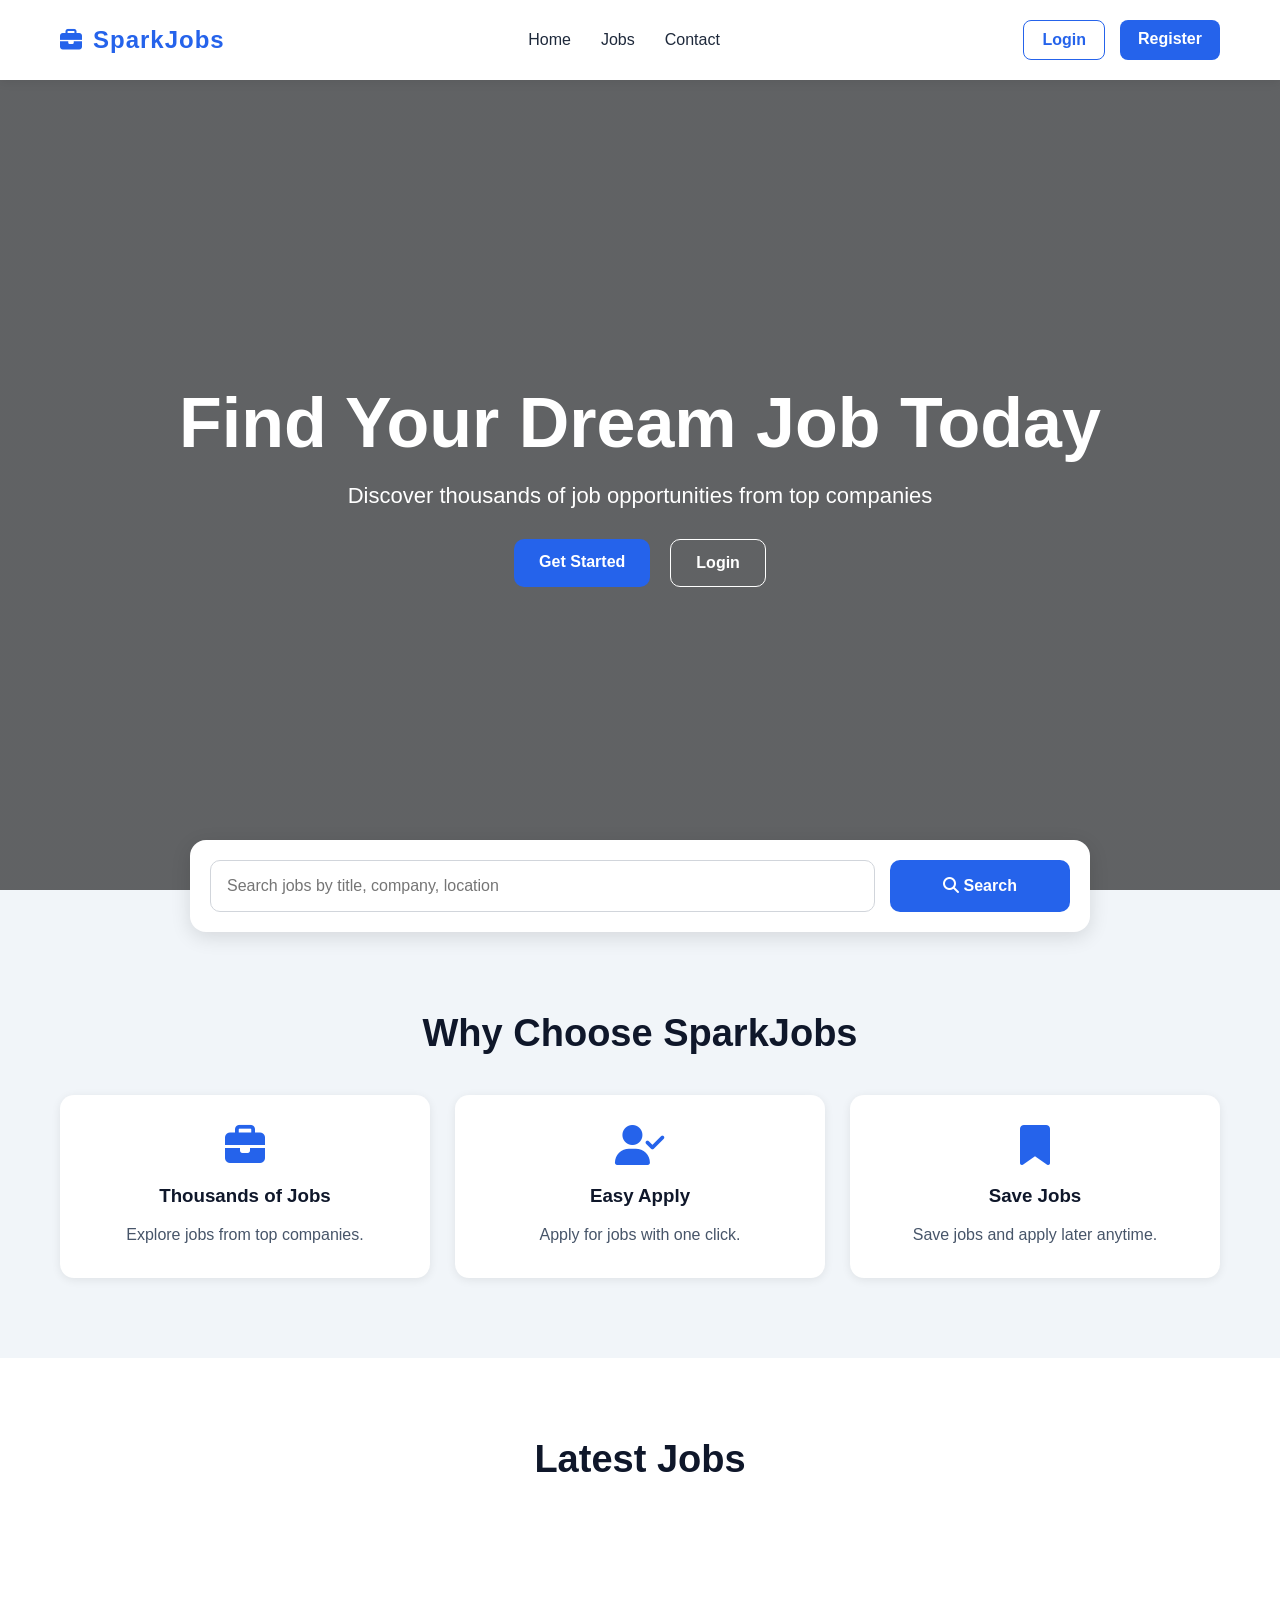
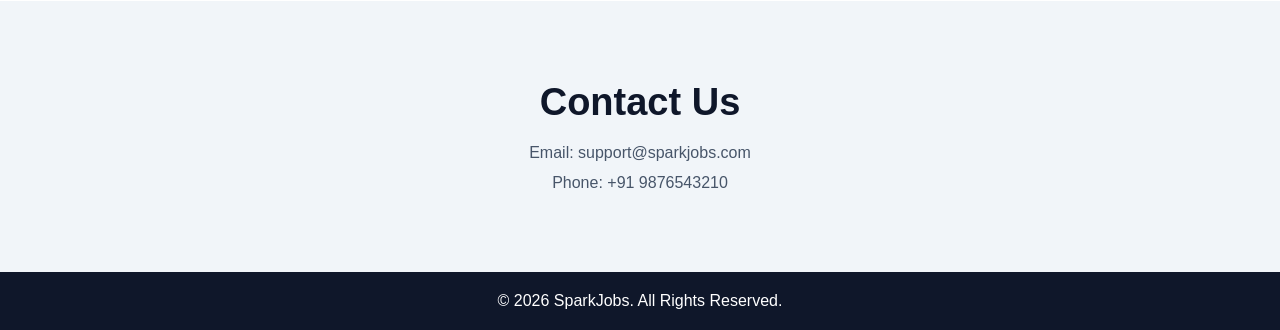
<file: Frontend/index.html>
<!DOCTYPE html>
<html lang="en">

<head>

    <meta charset="UTF-8">

    <meta name="viewport"
          content="width=device-width, initial-scale=1.0">

    <title>SparkJobs - Find Your Dream Job</title>

    <link rel="stylesheet"
          href="style.css">

    <link rel="stylesheet"
          href="https://cdnjs.cloudflare.com/ajax/libs/font-awesome/6.5.1/css/all.min.css">

</head>

<body>

<!-- ========================= -->
<!-- NAVBAR -->
<!-- ========================= -->

<nav class="navbar">

    <a href="index.html"
   class="logo">
   <i class="fa-solid fa-briefcase"></i>
    SparkJobs

</a>


    <ul class="nav-links">

        <li>
            <a href="#">
                Home
            </a>
        </li>

        <li>
            <a href="#jobs">
                Jobs
            </a>
        </li>

        <li>
            <a href="#contact">
                Contact
            </a>
        </li>

    </ul>

    <div class="nav-buttons">

        <a href="login.html"
           class="login-btn">

            Login

        </a>

        <a href="register.html"
           class="register-btn">

            Register

        </a>

    </div>

</nav>

<!-- ========================= -->
<!-- HERO SECTION -->
<!-- ========================= -->

<section class="hero">

    <div class="hero-content">

        <h1>

            Find Your Dream Job Today

        </h1>

        <p>

            Discover thousands of job
            opportunities from top companies

        </p>

        <div class="hero-buttons">

            <a href="register.html"
               class="hero-register">

                Get Started

            </a>

            <a href="login.html"
               class="hero-login">

                Login

            </a>

        </div>

    </div>

</section>

<!-- ========================= -->
<!-- SEARCH SECTION -->
<!-- ========================= -->

<section class="search-section">

    <div class="search-box">

        <input type="text"
               id="searchInput"
               placeholder="Search jobs by title, company, location">

        <button onclick="searchJobs()">

            <i class="fa-solid fa-magnifying-glass"></i>

            Search

        </button>

    </div>

</section>

<!-- ========================= -->
<!-- FEATURES -->
<!-- ========================= -->

<section class="features">

    <h2>

        Why Choose SparkJobs

    </h2>

    <div class="feature-container">

        <div class="feature-card">

            <i class="fa-solid fa-briefcase"></i>

            <h3>

                Thousands of Jobs

            </h3>

            <p>

                Explore jobs from top companies.

            </p>

        </div>

        <div class="feature-card">

            <i class="fa-solid fa-user-check"></i>

            <h3>

                Easy Apply

            </h3>

            <p>

                Apply for jobs with one click.

            </p>

        </div>

        <div class="feature-card">

            <i class="fa-solid fa-bookmark"></i>

            <h3>

                Save Jobs

            </h3>

            <p>

                Save jobs and apply later anytime.

            </p>

        </div>

    </div>

</section>

<!-- ========================= -->
<!-- JOBS SECTION -->
<!-- ========================= -->

<section class="jobs-section"
         id="jobs">

    <h2>

        Latest Jobs

    </h2>

    <div class="jobs-container"
         id="jobsContainer">

    </div>

</section>

<!-- ========================= -->
<!-- CONTACT -->
<!-- ========================= -->

<section class="contact"
         id="contact">

    <h2>

        Contact Us

    </h2>

    <p>

        Email:
        support@sparkjobs.com

    </p>

    <p>

        Phone:
        +91 9876543210

    </p>

</section>

<!-- ========================= -->
<!-- FOOTER -->
<!-- ========================= -->

<footer>

    © 2026 SparkJobs.
    All Rights Reserved.

</footer>

<!-- ========================= -->
<!-- SCRIPT -->
<!-- ========================= -->

<script>

const BASE_URL =
    "http://job-portal-project-iv0v.onrender.com";

// =========================
// LOAD JOBS
// =========================

async function loadJobs(){

    try{

        const response =
            await fetch(
                `${BASE_URL}/jobs`
            );

        const jobs =
            await response.json();

        const container =
            document.getElementById(
                "jobsContainer"
            );

        container.innerHTML = "";

        jobs.forEach(job => {

            container.innerHTML += `

                <div class="job-card">

                    <h3>
                        ${job.title}
                    </h3>

                    <p>
                        ${job.company}
                        •
                        ${job.location}
                    </p>

                    <span>
                        ${job.salary}
                    </span>

                    <p class="job-description">

                        ${job.description}

                    </p>

                    <a href="login.html"
                       class="apply-btn">

                        Apply Now

                    </a>

                </div>

            `;
        });

    }catch(error){

        console.log(error);
    }
}

// =========================
// SEARCH JOBS
// =========================

function searchJobs(){

    const input =
        document.getElementById("searchInput")
        .value
        .toLowerCase();

    const cards =
        document.querySelectorAll(".job-card");

    cards.forEach(card => {

        const text =
            card.innerText.toLowerCase();

        if(text.includes(input)){

            card.style.display = "block";

        }else{

            card.style.display = "none";
        }
    });
}

// =========================
// INITIAL LOAD
// =========================

loadJobs();

</script>

</body>

</html>
</file>
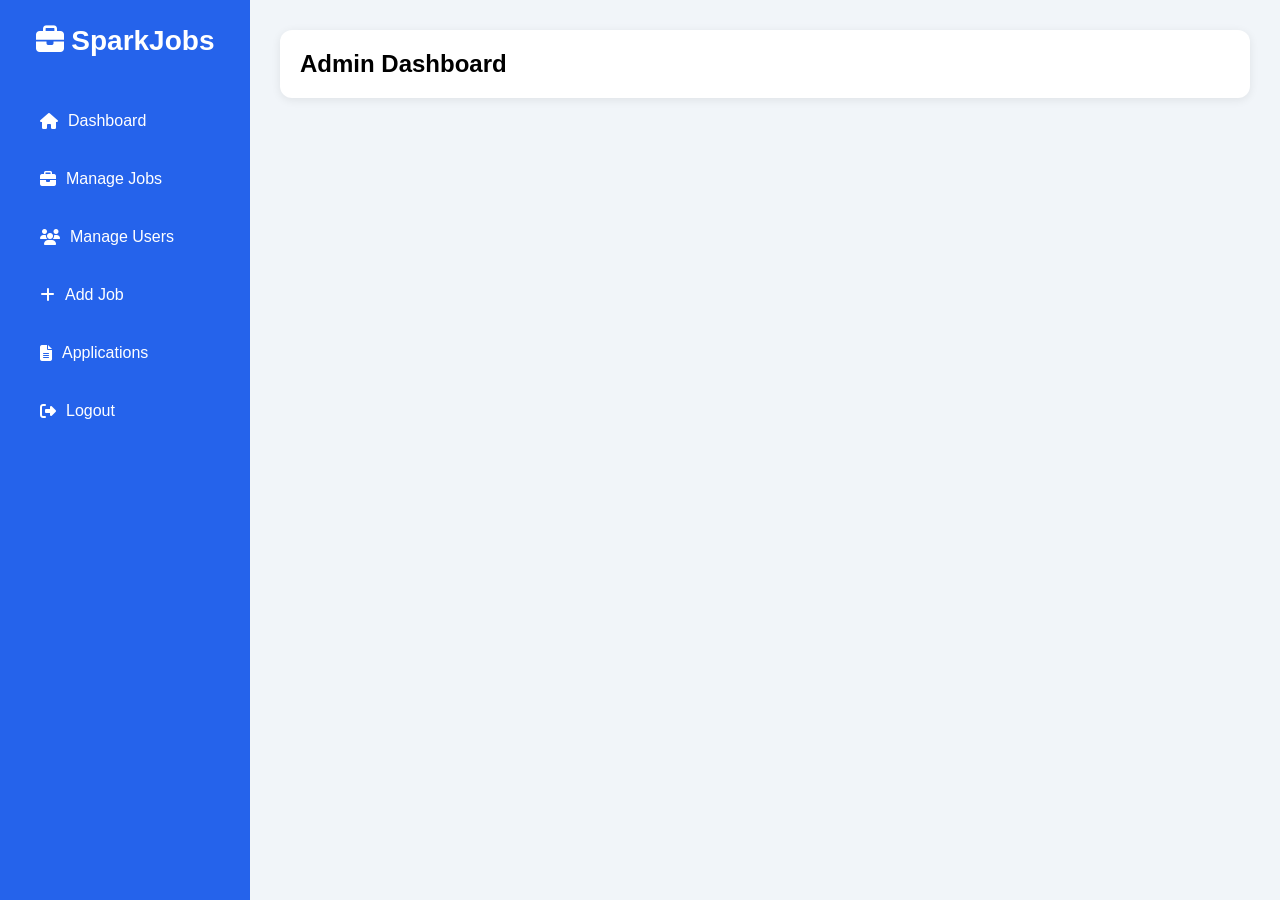
<file: Frontend/admin.html>
<!DOCTYPE html>
<html lang="en">

<head>

    <meta charset="UTF-8">

    <meta name="viewport"
          content="width=device-width, initial-scale=1.0">

    <title>Admin Dashboard | SparkJobs</title>

    <link rel="stylesheet"
          href="admin.css">

    <link rel="stylesheet"
          href="https://cdnjs.cloudflare.com/ajax/libs/font-awesome/6.5.1/css/all.min.css">

</head>

<body>

<div class="container">

    <!-- SIDEBAR -->

    <div class="sidebar">

        <div class="logo">
          <i class="fa-solid fa-briefcase"></i>
            SparkJobs

        </div>

        <ul>

            <li onclick="loadDashboard()">

                <i class="fa-solid fa-house"></i>

                Dashboard

            </li>

            <li onclick="loadJobs()">

                <i class="fa-solid fa-briefcase"></i>

                Manage Jobs

            </li>
            <li onclick="loadUsers()">

    <i class="fa-solid fa-users"></i>
    Manage Users

</li>

            <li onclick="loadAddJob()">

                <i class="fa-solid fa-plus"></i>

                Add Job

            </li>

            <li onclick="loadApplications()">

                <i class="fa-solid fa-file-lines"></i>

                Applications

            </li>

            <li onclick="logout()">

                <i class="fa-solid fa-right-from-bracket"></i>

                Logout

            </li>

        </ul>

    </div>

    <!-- MAIN -->

    <div class="main-content">

        <div class="topbar">

            <h2>
                Admin Dashboard
            </h2>

        </div>

        <div id="content"></div>

    </div>

</div>

<script src="admin.js"></script>

</body>
</html>
</file>
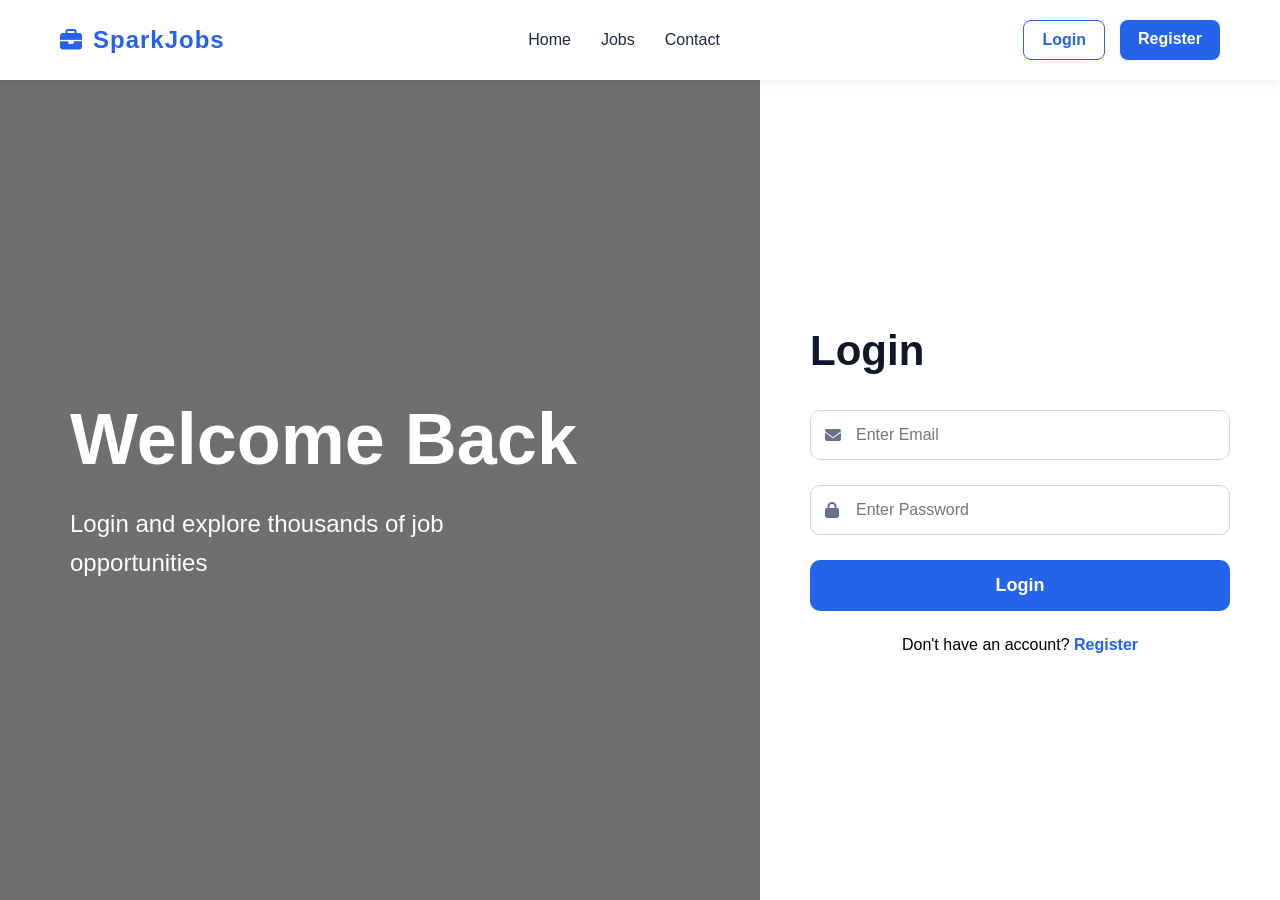
<file: Frontend/login.html>
<!DOCTYPE html>
<html lang="en">
<head>

    <meta charset="UTF-8">

    <meta name="viewport"
          content="width=device-width, initial-scale=1.0">

    <title>Login | SparkJobs</title>

    <link rel="stylesheet" href="style.css">

    <link rel="stylesheet"
          href="https://cdnjs.cloudflare.com/ajax/libs/font-awesome/6.5.1/css/all.min.css">

</head>

<body>
<body>

<!-- NAVBAR -->

<nav class="navbar">

     <a href="index.html"
   class="logo">
   <i class="fa-solid fa-briefcase"></i>
    SparkJobs

</a>

    <ul class="nav-links">

        <li>
            <a href="index.html">
                Home
            </a>
        </li>

        <li>
            <a href="#jobs">
                Jobs
            </a>
        </li>

        <li>
            <a href="#contact">
                Contact
            </a>
        </li>

    </ul>

    <div class="nav-buttons">

        <a href="login.html"
           class="login-btn">

            Login

        </a>

        <a href="register.html"
           class="register-btn">

            Register

        </a>

    </div>

</nav>

<!-- LOGIN CONTENT -->

</body>

<div class="container">

    <!-- LEFT -->

    <div class="left-section">

        <div class="overlay">

            <h1>Welcome Back</h1>

            <p>
                Login and explore thousands
                of job opportunities
            </p>

        </div>

    </div>

    <!-- RIGHT -->

    <div class="right-section">

        <form class="login-form"
              onsubmit="event.preventDefault()">

            <h2>Login</h2>

            <!-- SUCCESS -->

            <div id="successMessage"
                 class="success-message">
            </div>

            <!-- ERROR -->

            <div id="errorMessage"
                 class="error-message">
            </div>

            <!-- EMAIL -->

            <div class="input-box">

                <i class="fa-solid fa-envelope"></i>

                <input type="email"
                       id="email"
                       placeholder="Enter Email">

            </div>

            <!-- PASSWORD -->

            <div class="input-box">

                <i class="fa-solid fa-lock"></i>

                <input type="password"
                       id="password"
                       placeholder="Enter Password">

            </div>

            <!-- BUTTON -->

            <button type="button"
                    onclick="login()">

                Login

            </button>

            <p class="register-text">

                Don't have an account?

                <a href="register.html">
                    Register
                </a>

            </p>

        </form>

    </div>

</div>

<script src="script.js"></script>

</body>
</html>
</file>
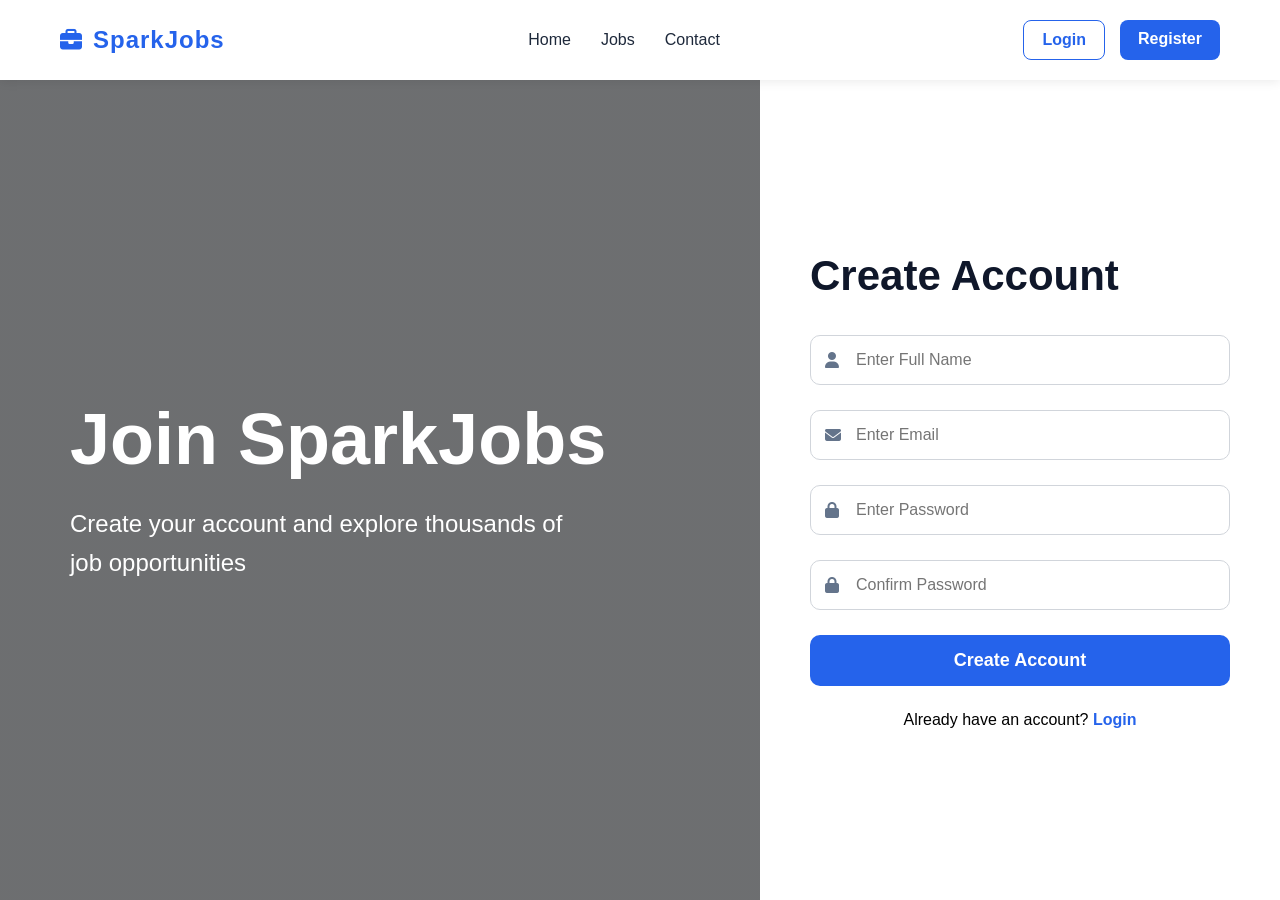
<file: Frontend/register.html>
<!DOCTYPE html>
<html lang="en">

<head>

    <meta charset="UTF-8">

    <meta name="viewport"
          content="width=device-width, initial-scale=1.0">

    <title>Register | SparkJobs</title>

    <link rel="stylesheet" href="style.css">

    <link rel="stylesheet"
          href="https://cdnjs.cloudflare.com/ajax/libs/font-awesome/6.5.1/css/all.min.css">

</head>

<body>

<body>

<!-- NAVBAR -->

<nav class="navbar">

     <a href="index.html"
   class="logo">
   <i class="fa-solid fa-briefcase"></i>
    SparkJobs

</a>

    <ul class="nav-links">

        <li>
            <a href="index.html">
                Home
            </a>
        </li>

        <li>
            <a href="#jobs">
                Jobs
            </a>
        </li>

        <li>
            <a href="#contact">
                Contact
            </a>
        </li>

    </ul>

    <div class="nav-buttons">

        <a href="login.html"
           class="login-btn">

            Login

        </a>

        <a href="register.html"
           class="register-btn">

            Register

        </a>

    </div>

</nav>
<!-- LOGIN CONTENT -->

</body>

<div class="container">

    <!-- LEFT -->

    <div class="left-section">

        <div class="overlay">

            <h1>Join SparkJobs</h1>

            <p>
                Create your account and explore
                thousands of job opportunities
            </p>

        </div>

    </div>

    <!-- RIGHT -->

    <div class="right-section">

        <form class="login-form"
              onsubmit="event.preventDefault()">

            <h2>Create Account</h2>

            <!-- SUCCESS -->

            <div id="successMessage"
                 class="success-message">
            </div>

            <!-- ERROR -->

            <div id="errorMessage"
                 class="error-message">
            </div>

            <!-- NAME -->

            <div class="input-box">

                <i class="fa-solid fa-user"></i>

                <input type="text"
                       id="name"
                       placeholder="Enter Full Name">

            </div>

            <!-- EMAIL -->

            <div class="input-box">

                <i class="fa-solid fa-envelope"></i>

                <input type="email"
                       id="email"
                       placeholder="Enter Email">

            </div>

            <!-- PASSWORD -->

            <div class="input-box">

                <i class="fa-solid fa-lock"></i>

                <input type="password"
                       id="password"
                       placeholder="Enter Password">

            </div>

            <!-- CONFIRM PASSWORD -->

            <div class="input-box">

                <i class="fa-solid fa-lock"></i>

                <input type="password"
                       id="confirmPassword"
                       placeholder="Confirm Password">

            </div>

            <!-- BUTTON -->

            <button type="button"
                    onclick="register()">

                Create Account

            </button>

            <p class="register-text">

                Already have an account?

                <a href="login.html">
                    Login
                </a>

            </p>

        </form>

    </div>

</div>

<script src="script.js"></script>

</body>
</html>
</file>
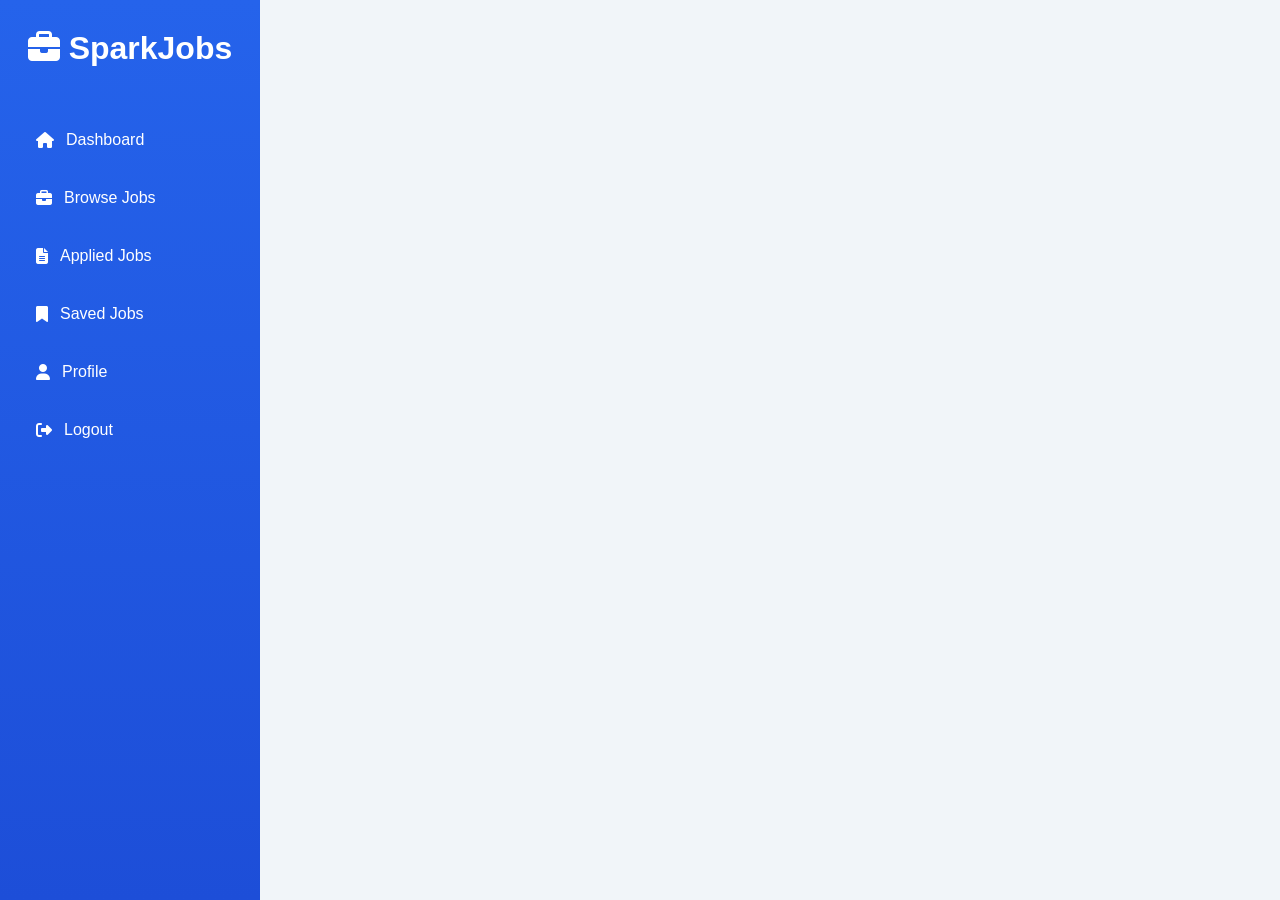
<file: Frontend/user.html>
<!DOCTYPE html>
<html lang="en">

<head>

    <meta charset="UTF-8">

    <meta name="viewport"
          content="width=device-width, initial-scale=1.0">

    <title>User Dashboard | SparkJobs</title>

    <!-- CSS -->

    <link rel="stylesheet"
          href="user.css">

    <!-- FONT AWESOME -->

    <link rel="stylesheet"
          href="https://cdnjs.cloudflare.com/ajax/libs/font-awesome/6.5.1/css/all.min.css">

</head>

<body>

    <!-- SIDEBAR -->

    <aside class="sidebar">

        <div class="logo">

            <i class="fa-solid fa-briefcase"></i>

            <span>SparkJobs</span>

        </div>

        <ul class="menu">

            <li onclick="loadDashboard()">

                <i class="fa-solid fa-house"></i>

                <span>Dashboard</span>

            </li>

            <li onclick="loadJobs()">

                <i class="fa-solid fa-briefcase"></i>

                <span>Browse Jobs</span>

            </li>

            <li onclick="loadAppliedJobs()">

                <i class="fa-solid fa-file-lines"></i>

                <span>Applied Jobs</span>

            </li>

            <li onclick="loadSavedJobs()">

                <i class="fa-solid fa-bookmark"></i>

                <span>Saved Jobs</span>

            </li>

            <li onclick="loadProfile()">

                <i class="fa-solid fa-user"></i>

                <span>Profile</span>

            </li>

            <li onclick="logout()">

                <i class="fa-solid fa-right-from-bracket"></i>

                <span>Logout</span>

            </li>

        </ul>

    </aside>

    <!-- MAIN CONTENT -->

    <main class="main-content">

        <div id="content"></div>

    </main>

    <!-- JS -->

    <script src="user.js"></script>

</body>

</html>
</file>
<file: Frontend/style.css>
*{
    margin:0;
    padding:0;
    box-sizing:border-box;
    font-family:Arial, sans-serif;
}

body{
    background:#f1f5f9;
}

/* ========================= */
/* NAVBAR */
/* ========================= */

.navbar{

    height:80px;

    background:white;

    display:flex;

    align-items:center;

    justify-content:space-between;

    padding:0 60px;

    box-shadow:0 2px 10px rgba(0,0,0,0.08);

    position:sticky;

    top:0;

    z-index:1000;
}

.logo{

    font-size:24px;

    font-weight:700;

    color:#2563eb;

    text-decoration:none;

    display:flex;

    align-items:center;

    gap:10px;

    letter-spacing:1px;
}

.logo i{

    font-size:22px;
}
.nav-links{

    display:flex;

    gap:30px;

    list-style:none;
}

.nav-links a{

    text-decoration:none;

    color:#1e293b;

    font-weight:500;

    transition:0.3s;
}

.nav-links a:hover{

    color:#2563eb;
}

.nav-buttons{

    display:flex;

    gap:15px;
}

.login-btn,
.register-btn{

    text-decoration:none;

    padding:10px 18px;

    border-radius:8px;

    font-weight:bold;

    transition:0.3s;
}

.login-btn{

    border:1px solid #2563eb;

    color:#2563eb;
}

.login-btn:hover{

    background:#2563eb;

    color:white;
}

.register-btn{

    background:#2563eb;

    color:white;
}

.register-btn:hover{

    background:#1d4ed8;
}
/* ========================= */
/* CONTAINER */
/* ========================= */

.container{

    display:flex;

    height:calc(100vh - 80px);
}

/* ========================= */
/* LEFT SECTION */
/* ========================= */

.left-section{

    flex:1;

    background:
    linear-gradient(
        rgba(0,0,0,0.55),
        rgba(0,0,0,0.55)
    ),

    url("https://images.unsplash.com/photo-1521791136064-7986c2920216?q=80&w=1200");

    background-size:cover;

    background-position:center;

    display:flex;

    align-items:center;
}

.overlay{

    padding:70px;

    color:white;
}

.overlay h1{

    font-size:72px;

    margin-bottom:25px;

    font-weight:bold;
}

.overlay p{

    font-size:24px;

    width:80%;

    line-height:1.6;
}

/* ========================= */
/* RIGHT SECTION */
/* ========================= */

.right-section{

    width:520px;

    background:white;

    display:flex;

    justify-content:center;

    align-items:center;

    padding:50px;
}

.login-form{

    width:100%;
}

.login-form h2{

    font-size:42px;

    margin-bottom:35px;

    color:#0f172a;
}

/* ========================= */
/* INPUT BOX */
/* ========================= */

.input-box{

    position:relative;

    margin-bottom:25px;
}

.input-box i{

    position:absolute;

    left:15px;

    top:17px;

    color:#64748b;

    font-size:16px;
}

.input-box input{

    width:100%;

    padding:15px 15px 15px 45px;

    border:1px solid #d1d5db;

    border-radius:10px;

    outline:none;

    font-size:16px;

    transition:0.3s;
}

.input-box input:focus{

    border-color:#2563eb;

    box-shadow:0 0 0 4px rgba(37,99,235,0.15);
}

/* ========================= */
/* BUTTON */
/* ========================= */

button{

    width:100%;

    padding:15px;

    border:none;

    border-radius:10px;

    background:#2563eb;

    color:white;

    font-size:18px;

    cursor:pointer;

    transition:0.3s;

    font-weight:bold;
}

button:hover{

    background:#1d4ed8;
}

/* ========================= */
/* REGISTER TEXT */
/* ========================= */

.register-text{

    margin-top:25px;

    text-align:center;

    font-size:16px;
}

.register-text a{

    color:#2563eb;

    text-decoration:none;

    font-weight:bold;
}

/* ========================= */
/* SUCCESS MESSAGE */
/* ========================= */

.success-message{

    background:#dcfce7;

    color:#166534;

    padding:14px;

    border-radius:8px;

    margin-bottom:20px;

    display:none;

    text-align:center;
}

/* ========================= */
/* ERROR MESSAGE */
/* ========================= */

.error-message{

    background:#fee2e2;

    color:#991b1b;

    padding:14px;

    border-radius:8px;

    margin-bottom:20px;

    display:none;

    text-align:center;
}

/* ========================= */
/* MOBILE */
/* ========================= */

@media(max-width:900px){

    .left-section{

        display:none;
    }

    .right-section{

        width:100%;
    }

    .navbar{

        padding:0 25px;
    }
}
/* ========================= */
/* HERO SECTION */
/* ========================= */

.hero{

    height:90vh;

    background:
    linear-gradient(
        rgba(0,0,0,0.6),
        rgba(0,0,0,0.6)
    ),

    url("https://images.unsplash.com/photo-1521791136064-7986c2920216?q=80&w=1200");

    background-size:cover;

    background-position:center;

    display:flex;

    justify-content:center;

    align-items:center;

    text-align:center;

    color:white;
}

.hero-content h1{

    font-size:70px;

    margin-bottom:20px;
}

.hero-content p{

    font-size:22px;

    margin-bottom:30px;
}

.hero-buttons{

    display:flex;

    justify-content:center;

    gap:20px;
}

.hero-register,
.hero-login{

    text-decoration:none;

    padding:14px 25px;

    border-radius:10px;

    font-weight:bold;

    transition:0.3s;
}

.hero-register{

    background:#2563eb;

    color:white;
}

.hero-register:hover{

    background:#1d4ed8;
}

.hero-login{

    border:1px solid white;

    color:white;
}

.hero-login:hover{

    background:white;

    color:#2563eb;
}

/* ========================= */
/* FEATURES */
/* ========================= */

.features{

    padding:80px 60px;
}

.features h2{

    text-align:center;

    margin-bottom:40px;

    font-size:38px;

    color:#0f172a;
}

.feature-container{

    display:grid;

    grid-template-columns:
    repeat(auto-fit,minmax(280px,1fr));

    gap:25px;
}

.feature-card{

    background:white;

    padding:30px;

    border-radius:14px;

    box-shadow:0 2px 10px rgba(0,0,0,0.08);

    text-align:center;

    transition:0.3s;
}

.feature-card:hover{

    transform:translateY(-5px);
}

.feature-card i{

    font-size:40px;

    color:#2563eb;

    margin-bottom:20px;
}

.feature-card h3{

    margin-bottom:15px;

    color:#0f172a;
}

.feature-card p{

    color:#475569;

    line-height:1.6;
}

/* ========================= */
/* JOBS SECTION */
/* ========================= */

.jobs-section{

    padding:80px 60px;

    background:white;
}

.jobs-section h2{

    text-align:center;

    margin-bottom:40px;

    font-size:38px;

    color:#0f172a;
}

.jobs-container{

    display:grid;

    grid-template-columns:
    repeat(auto-fit,minmax(300px,1fr));

    gap:25px;
}

.job-card{

    background:#f8fafc;

    padding:25px;

    border-radius:14px;

    box-shadow:0 2px 10px rgba(0,0,0,0.08);

    transition:0.3s;
}

.job-card:hover{

    transform:translateY(-5px);
}

.job-card h3{

    margin-bottom:12px;

    color:#0f172a;
}

.job-card p{

    margin-bottom:12px;

    color:#475569;
}

.job-card span{

    color:#2563eb;

    font-weight:bold;
}

.job-description{

    margin-top:15px;

    line-height:1.6;
}

.apply-btn{

    display:inline-block;

    margin-top:18px;

    text-decoration:none;

    background:#2563eb;

    color:white;

    padding:10px 18px;

    border-radius:8px;

    transition:0.3s;
}

.apply-btn:hover{

    background:#1d4ed8;
}

/* ========================= */
/* CONTACT */
/* ========================= */

.contact{

    padding:80px 60px;

    text-align:center;
}

.contact h2{

    font-size:38px;

    margin-bottom:20px;

    color:#0f172a;
}

.contact p{

    margin-top:12px;

    color:#475569;
}

/* ========================= */
/* FOOTER */
/* ========================= */

footer{

    background:#0f172a;

    color:white;

    text-align:center;

    padding:20px;
}

/* ========================= */
/* RESPONSIVE */
/* ========================= */

@media(max-width:900px){

    .hero-content h1{

        font-size:45px;
    }

    .hero-content p{

        font-size:18px;
    }

    .features,
    .jobs-section,
    .contact{

        padding:50px 20px;
    }

    .nav-links{

        display:none;
    }
}
/* ========================= */
/* SEARCH SECTION */
/* ========================= */

.search-section{

    margin-top:-50px;

    position:relative;

    z-index:10;

    display:flex;

    justify-content:center;

    padding:0 20px;
}

.search-box{

    width:100%;

    max-width:900px;

    background:white;

    padding:20px;

    border-radius:16px;

    box-shadow:0 5px 20px rgba(0,0,0,0.12);

    display:flex;

    gap:15px;
}

.search-box input{

    flex:1;

    padding:16px;

    border:1px solid #d1d5db;

    border-radius:10px;

    font-size:16px;

    outline:none;
}

.search-box input:focus{

    border-color:#2563eb;
}

.search-box button{

    width:180px;

    border:none;

    background:#2563eb;

    color:white;

    border-radius:10px;

    cursor:pointer;

    font-size:16px;

    font-weight:bold;

    transition:0.3s;
}

.search-box button:hover{

    background:#1d4ed8;
}
</file>
<file: Frontend/admin.css>
*{

    margin:0;
    padding:0;
    box-sizing:border-box;
    font-family:Arial,sans-serif;
}

body{

    background:#f1f5f9;
}

.container{

    display:flex;
}

/* SIDEBAR */

.sidebar{

    width:250px;

    height:100vh;

    background:#2563eb;

    color:white;

    position:fixed;

    padding:25px;
}

.logo{

    font-size:28px;

    font-weight:bold;

    margin-bottom:40px;

    text-align:center;
}

.sidebar ul{

    list-style:none;
}

.sidebar ul li{

    padding:15px;

    margin-bottom:10px;

    border-radius:10px;

    cursor:pointer;

    transition:0.3s;

    display:flex;

    align-items:center;

    gap:10px;
}

.sidebar ul li:hover{

    background:rgba(255,255,255,0.2);
}

/* MAIN */

.main-content{

    margin-left:250px;

    width:100%;

    padding:30px;
}

/* TOPBAR */

.topbar{

    background:white;

    padding:20px;

    border-radius:12px;

    margin-bottom:25px;

    box-shadow:0 2px 10px rgba(0,0,0,0.08);
}

/* FORM */

.form-container{

    background:white;

    padding:30px;

    border-radius:14px;

    box-shadow:0 2px 10px rgba(0,0,0,0.08);

    max-width:700px;
}

.form-container h2{

    margin-bottom:20px;
}

.form-container form{

    display:flex;

    flex-direction:column;

    gap:15px;
}

.form-container input,
.form-container textarea{

    padding:14px;

    border:1px solid #cbd5e1;

    border-radius:10px;

    outline:none;
}

.form-container button{

    padding:14px;

    border:none;

    background:#2563eb;

    color:white;

    border-radius:10px;

    cursor:pointer;
}


table th{

    background:#2563eb;

    color:white;

    padding:14px;

    text-align:left;
}

table td{

    padding:14px;

    border-bottom:1px solid #e2e8f0;
}

/* STATUS */

.status{

    padding:6px 10px;

    border-radius:20px;

    color:white;

    font-size:12px;

    font-weight:600;
}

.status.APPLIED{

    background:#f59e0b;
}

.status.APPROVED{

    background:#16a34a;
}

.status.REJECTED{

    background:#ef4444;
}


.approve-btn{

    background:#16a34a;

    color:white;

    border:none;

    padding:8px 12px;

    border-radius:8px;

    cursor:pointer;

    margin-right:8px;
}

.reject-btn{

    background:#ef4444;

    color:white;

    border:none;

    padding:8px 12px;

    border-radius:8px;

    cursor:pointer;
}

table a{

    color:#2563eb;

    text-decoration:none;

    font-weight:600;
}
.edit-btn{

    background:#16a34a;

    color:white;

    border:none;

    padding:8px 14px;

    border-radius:8px;

    cursor:pointer;

    margin-right:8px;
}

.edit-btn:hover{

    background:#15803d;
}

.hero{

    background:
    linear-gradient(
        135deg,
        #2563eb,
        #3b82f6
    );

    border-radius:25px;

    padding:40px;

    display:flex;

    justify-content:space-between;

    align-items:center;

    color:white;

    margin-bottom:30px;

    box-shadow:0 8px 25px rgba(37,99,235,0.3);
}

.hero-left h1{

    font-size:42px;

    margin-bottom:15px;
}

.hero-left p{

    font-size:17px;

    margin-bottom:25px;

    opacity:0.9;
}

.hero-left button{

    padding:14px 28px;

    border:none;

    border-radius:12px;

    background:white;

    color:#2563eb;

    font-size:16px;

    font-weight:600;

    cursor:pointer;
}

.hero-right img{

    width:180px;
}

/* ====================== */

.stats{

    display:grid;

    grid-template-columns:
    repeat(auto-fit,minmax(240px,1fr));

    gap:25px;

    margin-bottom:30px;
}

.card{

    background:white;

    border-radius:20px;

    padding:30px;

    display:flex;

    justify-content:space-between;

    align-items:center;

    box-shadow:0 5px 18px rgba(0,0,0,0.08);

    transition:0.3s;
}

.card:hover{

    transform:translateY(-5px);
}

.card h3{

    color:#64748b;

    margin-bottom:10px;
}

.card h2{

    font-size:34px;

    color:#0f172a;
}

.card i{

    font-size:48px;

    color:#2563eb;
}

/* ====================== */

.quick-actions{

    display:grid;

    grid-template-columns:
    repeat(auto-fit,minmax(220px,1fr));

    gap:25px;
}

.action-card{

    background:white;

    padding:35px;

    border-radius:20px;

    text-align:center;

    cursor:pointer;

    transition:0.3s;

    box-shadow:0 5px 18px rgba(0,0,0,0.08);
}

.action-card:hover{

    transform:translateY(-5px);

    background:#2563eb;

    color:white;
}

.action-card i{

    font-size:45px;

    margin-bottom:15px;

    color:#2563eb;
}

.action-card:hover i{

    color:white;
}
.table-container{

    background:white;
    padding:25px;
    border-radius:15px;
    box-shadow:0 4px 15px rgba(0,0,0,0.08);
    overflow-x:auto;
}

table{

    width:100%;
    border-collapse:collapse;
}

th{

    background:#2563eb;
    color:white;
    padding:12px;
    text-align:left;
}

td{

    padding:12px;
    border-bottom:1px solid #e5e7eb;
}

.delete-btn{

    background:#ef4444;
    color:white;
    padding:8px 12px;
    border:none;
    border-radius:8px;
    cursor:pointer;
}

.delete-btn:hover{
    background:#dc2626;
}

.resume-btn{

    background:#2563eb;
    color:white;
    padding:6px 10px;
    border-radius:6px;
    text-decoration:none;
}
</file>
<file: Frontend/user.css>
/* ========================= */
/* HERO IMAGE */
/* ========================= */

@keyframes float{

    0%{
        transform:translateY(0px);
    }

    50%{
        transform:translateY(-10px);
    }

    100%{
        transform:translateY(0px);
    }
}

@import url('https://fonts.googleapis.com/css2?family=Poppins:wght@300;400;500;600;700&display=swap');

*{
    margin:0;
    padding:0;
    box-sizing:border-box;
    font-family:'Poppins',sans-serif;
}

/* ========================= */
/* BODY */
/* ========================= */

body{

    display:flex;

    background:#f1f5f9;

    color:#0f172a;
}

/* ========================= */
/* SIDEBAR */
/* ========================= */

.sidebar{

    width:260px;

    height:100vh;

    background:linear-gradient(180deg,#2563eb,#1d4ed8);

    position:fixed;

    padding:30px 20px;
}

.logo{

    font-size:32px;

    font-weight:700;

    color:white;

    text-align:center;

    margin-bottom:50px;
}

.sidebar ul{

    list-style:none;
}

.sidebar ul li{

    padding:14px 16px;

    margin-bottom:12px;

    border-radius:12px;

    cursor:pointer;

    display:flex;

    align-items:center;

    gap:12px;

    color:white;

    transition:0.3s;
}

.sidebar ul li:hover{

    background:rgba(255,255,255,0.15);

    transform:translateX(5px);
}

/* ========================= */
/* MAIN CONTENT */
/* ========================= */

.main-content{

    margin-left:260px;

    width:100%;

    padding:30px;
}

/* ========================= */
/* HERO */
/* ========================= */

.hero{

    background:linear-gradient(135deg,#2563eb,#3b82f6);

    color:white;

    padding:25px;

    border-radius:18px;

    display:flex;

    justify-content:space-between;

    align-items:center;

    margin-bottom:25px;
}

.hero h1{

    font-size:34px;
}

.hero p{

    font-size:15px;

    margin-top:6px;

    opacity:0.9;
}

.hero img{

    width:130px;
}

/* ========================= */
/* SEARCH */
/* ========================= */

.search-box{

    margin-top:12px;

    background:white;

    padding:10px 14px;

    border-radius:10px;

    display:flex;

    align-items:center;

    gap:10px;

    width:280px;
}

.search-box input{

    border:none;

    outline:none;

    width:100%;

    font-size:14px;
}

.search-box i{

    color:#64748b;
}

/* ========================= */
/* STATS */
/* ========================= */

.stats{

    display:grid;

    grid-template-columns:repeat(auto-fit,minmax(200px,1fr));

    gap:15px;

    margin-bottom:25px;
}

.card{

    background:white;

    padding:18px;

    border-radius:14px;

    display:flex;

    justify-content:space-between;

    align-items:center;

    box-shadow:0 4px 15px rgba(0,0,0,0.06);
}

.card h2{

    font-size:28px;
}

.card i{

    font-size:32px;

    color:#2563eb;
}

/* COLORS */

.blue{
    border-left:5px solid #2563eb;
}

.green{
    border-left:5px solid #16a34a;
}

.purple{
    border-left:5px solid #7c3aed;
}

.pink{
    border-left:5px solid #ec4899;
}

/* ========================= */
/* JOB SECTION */
/* ========================= */

.jobs-section{

    background:white;

    padding:20px;

    border-radius:16px;

    box-shadow:0 4px 15px rgba(0,0,0,0.06);
}

.jobs-section h2{

    margin-bottom:15px;

    font-size:22px;
}

/* ========================= */
/* JOB CARDS */
/* ========================= */

.jobs-container{

    display:grid;

    grid-template-columns:repeat(auto-fit,minmax(280px,1fr));

    gap:15px;
}

.job-card{

    background:#f8fafc;

    padding:15px;

    border-radius:12px;

    transition:0.3s;
}

.job-card:hover{

    transform:translateY(-4px);

    background:white;
}

.job-card h3{

    font-size:18px;

    margin-bottom:8px;
}

.job-card p{

    font-size:14px;

    margin-bottom:6px;

    color:#475569;
}

.job-card button{

    padding:10px 12px;

    border:none;

    border-radius:8px;

    cursor:pointer;

    font-size:13px;

    background:#2563eb;

    color:white;

    transition:0.3s;

    width:48%;
}

.job-card button:hover{

    background:#1d4ed8;
}

/* BUTTON WRAPPER */
.job-card{

    display:flex;

    flex-direction:column;

    gap:8px;
}

/* BUTTON ROW */
.job-card .btn-group{

    display:flex;

    justify-content:space-between;

    gap:10px;

    margin-top:10px;
}
/* TABLE WRAPPER */

.table-container{

    background:white;

    padding:20px;

    border-radius:14px;

    box-shadow:0 4px 15px rgba(0,0,0,0.06);

    overflow-x:auto;
}

/* TABLE */

.job-table{

    width:100%;

    border-collapse:collapse;

    min-width:800px;
}

.job-table thead{

    background:#2563eb;

    color:white;
}

.job-table th,
.job-table td{

    padding:14px;

    text-align:left;

    border-bottom:1px solid #e2e8f0;

    font-size:14px;
}

.job-table tbody tr:hover{

    background:#f1f5f9;
}

/* STATUS */
/* STATUS */

.status{

    width:110px;

    text-align:center;

    display:inline-block;

    padding:8px 0;

    border-radius:20px;

    color:white;

    font-size:13px;

    font-weight:600;
}

/* APPLIED */

.status.APPLIED{

    background:#facc15;

    color:#f9fafb;
}

/* APPROVED */

.status.APPROVED{

    background:#22c55e;
}

/* REJECTED */

.status.REJECTED{

    background:#ef4444;
}


/* RESUME LINK */

.job-table a{

    color:#2563eb;

    font-weight:600;

    text-decoration:none;
}

.job-table a:hover{

    text-decoration:underline;
}
/* ========================= */
/* PROFILE CONTAINER */
/* ========================= */

#profilePreview{
    cursor:pointer;
    transition:0.3s;
}

#profilePreview:hover{
    transform:scale(1.05);
}

/* MODAL */

.image-modal{

    display:none;

    position:fixed;

    z-index:999;

    left:0;
    top:0;

    width:100%;
    height:100%;

    background:rgba(0,0,0,0.9);

    justify-content:center;
    align-items:center;
}

/* FULL IMAGE */

.image-modal img{

    max-width:80%;
    max-height:80%;

    border-radius:20px;
}

/* CLOSE BUTTON */

.close-btn{

    position:absolute;

    top:30px;
    right:40px;

    font-size:40px;

    color:white;

    cursor:pointer;
}

/* PROFILE CARD */

.profile-card{
    margin-top:40px;

   background:white;

    border-radius:25px;

    padding:40px;

    display:grid;

    grid-template-columns:300px 1fr;

    gap:40px;
}

/* IMAGE */

.profile-image-section{
    text-align:center;
}

.profile-image-section img{
    width:180px;
    height:180px;

    border-radius:50%;

    object-fit:cover;

    border:5px solid #2563eb;
}

.profile-image-section input{
    margin-top:20px;
    color:white;
}

/* FORM */

.profile-form{
    display:grid;
    gap:20px;
    background:rgba(255,255,255,0.03);

padding:20px;

border-radius:20px;
}

.input-group{
    display:flex;
    flex-direction:column;
}

.input-group label{
    margin-bottom:8px;
    color:#374151;
}

.input-group input,
.input-group textarea{
    padding:15px;

    border:none;
    outline:none;

    border-radius:12px;

  background:white;
color:#111827;
border:1px solid #d1d5db;
}

textarea{
    height:120px;
    resize:none;
}

/* BUTTON */

button{
    padding:15px;

    border:none;

    border-radius:12px;

    background:
        linear-gradient(45deg,#2563eb,#3b82f6);

    color:white;

    font-size:16px;

    cursor:pointer;

    transition:0.3s;
}

button:hover{
    transform:translateY(-3px);
}

/* RESPONSIVE */

@media(max-width:900px){

    .sidebar{
        width:80px;
    }

    .sidebar h2{
        display:none;
    }

    .menu li a{
        justify-content:center;
    }

    .main-content{
        margin-left:80px;
    }

    .profile-card{
        grid-template-columns:1fr;
    }

}
.upload-btn{
    display:inline-block;
    padding:12px 20px;
    background:linear-gradient(45deg,#7c3aed,#4f46e5);
    border-radius:10px;
    cursor:pointer;
    margin-top:20px;
}
.profile-card{
    transition:0.3s;
    box-shadow:0 4px 20px rgba(0,0,0,0.08);
}

.profile-card:hover{
    transform:translateY(-5px);
    box-shadow:0 0 25px rgba(139,92,246,0.3);
}
.profile-image-section img{
    box-shadow:0 0 30px rgba(139,92,246,0.5);
}
.resume-Link{

    display:inline-flex;

    align-items:center;

    gap:8px;

    width:max-content;

    margin-top:10px;

    padding:8px 14px;

    border-radius:8px;

    background:
    linear-gradient(45deg,#7c3aed,#4f46e5);

    color:white;

    text-decoration:none;

    font-size:14px;

    font-weight:500;
}

.resume-Link:hover{

    transform:translateY(-2px);

    box-shadow:0 0 15px rgba(139,92,246,0.4);
}


@keyframes fadeIn{

    from{
        opacity:0;
        transform:translateY(20px);
    }

    to{
        opacity:1;
        transform:translateY(0);
    }
}
.action-cell{

    display:flex;

    align-items:center;

    justify-content:flex-start;

    gap:15px;

    min-width:220px;
}
.delete-btn{
    width:100px;
    height:40px;

    border:none;
    border-radius:8px;

    background:#ef4444;
    color:white;

    cursor:pointer;
    margin-left: 20px;
    display:flex;
    align-items:center;
    justify-content:center;
}
.delete-btn:hover{
    background:#dc2626;
}

/* ========================= */
/* PAGE HEADER */
/* ========================= */

.page-header h1{

    font-size:38px;

    color:#111827;
}

.page-header p{

    color:#6b7280;

    margin-top:8px;
}

/* ========================= */
/* SEARCH */
/* ========================= */

.search-container{

    margin:30px 0;

    background:white;

    padding:15px 20px;

    border-radius:14px;

    display:flex;

    align-items:center;

    gap:12px;

    box-shadow:0 4px 12px rgba(0,0,0,0.08);
}

.search-container i{

    color:#6b7280;
}

.search-container input{

    border:none;

    outline:none;

    width:100%;

    font-size:16px;
}

/* ========================= */
/* JOB CARDS */
/* ========================= */

.jobs-container{

    display:grid;

    grid-template-columns:
    repeat(auto-fit,minmax(320px,1fr));

    gap:25px;
}

.job-card{

    background:white;

    border-radius:20px;

    padding:25px;

    box-shadow:0 4px 15px rgba(0,0,0,0.08);

    transition:0.3s;
}

.job-card:hover{

    transform:translateY(-5px);
}

.job-top{

    display:flex;

    justify-content:space-between;

    align-items:center;

    margin-bottom:20px;
}

.job-top h2{

    font-size:22px;

    color:#111827;
}

.salary{

    background:#dbeafe;

    color:#2563eb;

    padding:8px 14px;

    border-radius:20px;

    font-size:14px;

    font-weight:600;
}

.job-card p{

    color:#4b5563;

    margin:10px 0;

    display:flex;

    align-items:center;

    gap:10px;
}

.top-profile{

    display:flex;

    align-items:center;

    justify-content:center;
}

.top-profile img{

    width:70px;

    height:70px;

    border-radius:50%;

    object-fit:cover;

    border:3px solid white;

    box-shadow:0 4px 12px rgba(0,0,0,0.2);

    cursor:pointer;
}
/* ========================= */
/* BUTTONS */
/* ========================= */

.job-buttons{
    display:flex;
    gap:12px;
    margin-top:20px;
    flex-wrap:nowrap;
}

.job-buttons button{
    flex:1;
    padding:12px;
    border:none;
    border-radius:12px;
    font-size:15px;
    font-weight:600;
    cursor:pointer;
}

/* APPLY */

.apply-btn{
    background:linear-gradient(45deg,#7c3aed,#4f46e5);
    color:white;
}

/* SAVE */

.save-btn{
    background:#2d3748;
    color:white;
}

/* VIEW */

.view-btn{
    background:linear-gradient(45deg,#0ea5e9,#3b82f6);
    color:white;
}





/* ========================= */
/* MODAL */
/* ========================= */

.job-modal{

    position:fixed;

    left:0;
    top:0;

    width:100%;
    height:100%;

    background:rgba(0,0,0,0.6);

    display:none;

    justify-content:center;

    align-items:center;

    z-index:999;
}

.job-modal-content{

    background:white;

    width:500px;

    max-width:90%;

    padding:35px;

    border-radius:20px;

    position:relative;

    animation:popup 0.3s ease;
}

@keyframes popup{

    from{

        transform:scale(0.8);

        opacity:0;
    }

    to{

        transform:scale(1);

        opacity:1;
    }
}

.close-modal{

    position:absolute;

    right:20px;
    top:15px;

    font-size:30px;

    cursor:pointer;

    color:#6b7280;
}

#jobDetails h2{

    margin-bottom:20px;

    color:#111827;
}

#jobDetails p{

    margin:12px 0;

    color:#374151;

    line-height:1.6;
}
</file>
